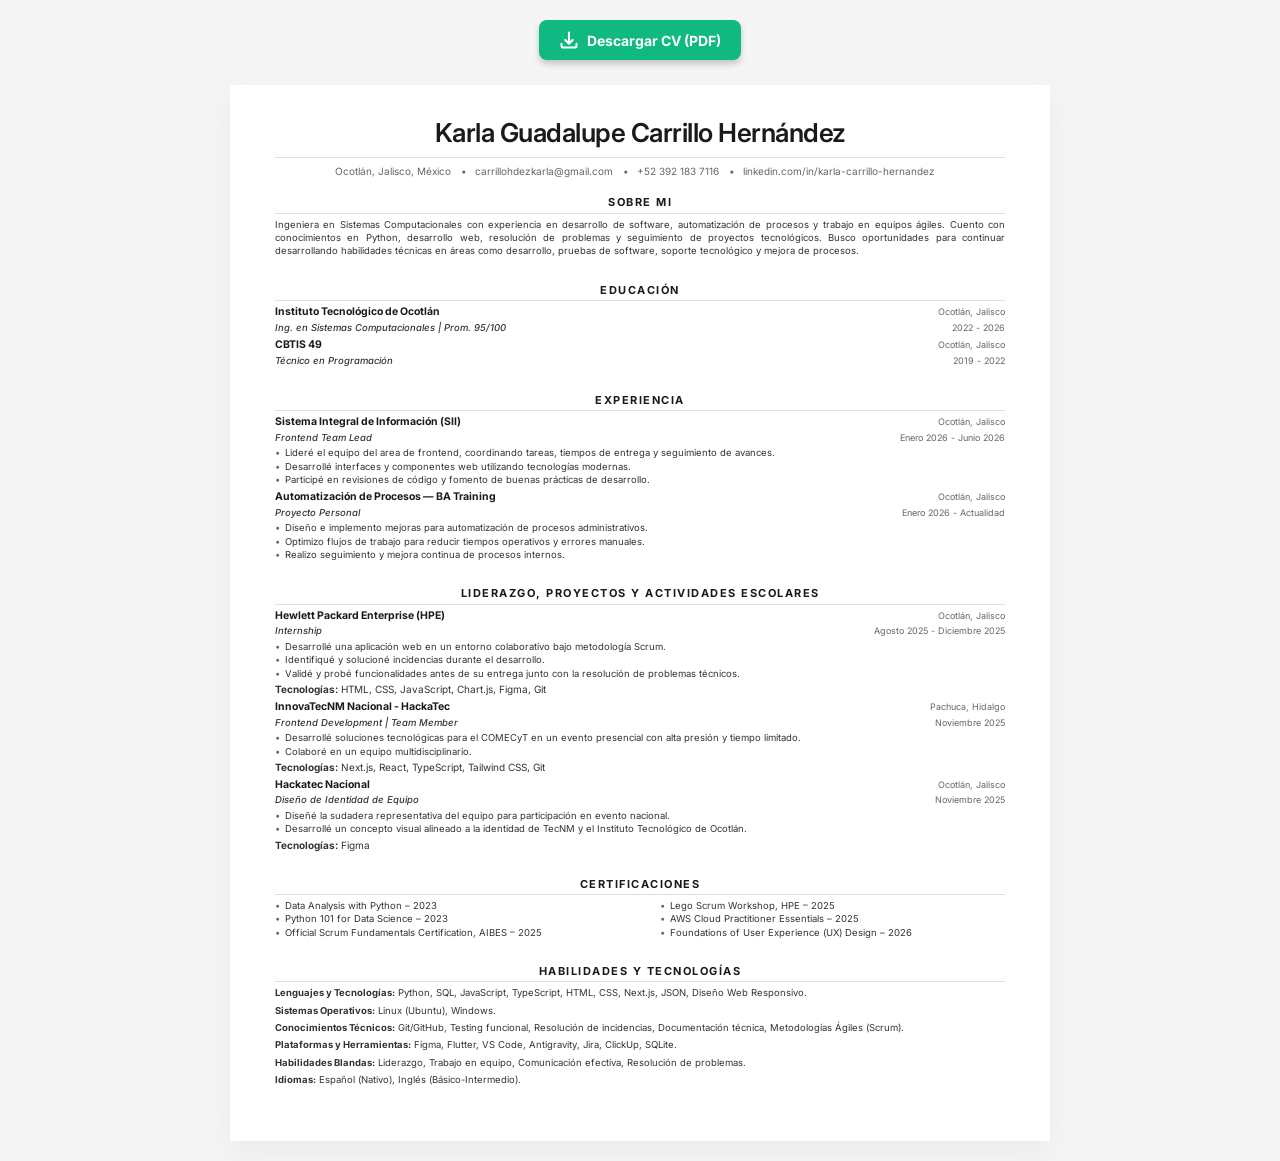
<file: index.html>
<!doctype html>
<html lang="en">
  <head>
    <meta charset="UTF-8" />
    <meta name="viewport" content="width=device-width, initial-scale=1.0" />
    <title>Karla Guadalupe Carrillo Hernández | CV</title>
    <link rel="stylesheet" href="cv.css" />
  </head>
  <body>
    <div class="no-print">
      <div class="button-group">
        <button onclick="window.print()" class="btn btn-download">
          <svg
            xmlns="http://www.w3.org/2000/svg"
            fill="none"
            viewBox="0 0 24 24"
            stroke-width="2.5"
            stroke="currentColor"
          >
            <path
              stroke-linecap="round"
              stroke-linejoin="round"
              d="M3 16.5v2.25A2.25 2.25 0 0 0 5.25 21h13.5A2.25 2.25 0 0 0 21 18.75V16.5M7.5 12l4.5 4.5m0 0 4.5-4.5M12 3v13.5"
            />
          </svg>
          Descargar CV (PDF)
        </button>
      </div>
    </div>
    <div class="cv-container">
      <header>
        <h1>Karla Guadalupe Carrillo Hernández</h1>
        <div class="contact-info">
          <span>Ocotlán, Jalisco, México</span>
          <span
            ><a href="mailto:carrillohdezkarla@gmail.com"
              >carrillohdezkarla@gmail.com</a
            ></span
          >
          <span>+52 392 183 7116</span>
          <span
            ><a
              href="https://linkedin.com/in/karla-carrillo-hernandez"
              target="_blank"
              rel="noopener noreferrer"
              >linkedin.com/in/karla-carrillo-hernandez</a
            ></span
          >
        </div>
      </header>

      <section>
        <h2>Sobre mi</h2>
        <div class="about-me">
          Ingeniera en Sistemas Computacionales con experiencia en desarrollo de
          software, automatización de procesos y trabajo en equipos ágiles.
          Cuento con conocimientos en Python, desarrollo web, resolución de
          problemas y seguimiento de proyectos tecnológicos. Busco oportunidades
          para continuar desarrollando habilidades técnicas en áreas como
          desarrollo, pruebas de software, soporte tecnológico y mejora de
          procesos.
        </div>
      </section>

      <section>
        <h2>Educación</h2>
        <div class="entry">
          <div class="entry-header">
            <div class="entry-title">Instituto Tecnológico de Ocotlán</div>
            <div class="entry-location">Ocotlán, Jalisco</div>
          </div>
          <div class="entry-subheader">
            <div class="entry-role">
              Ing. en Sistemas Computacionales | Prom. 95/100
            </div>
            <div class="entry-date">2022 - 2026</div>
          </div>
        </div>
        <div class="entry">
          <div class="entry-header">
            <div class="entry-title">CBTIS 49</div>
            <div class="entry-location">Ocotlán, Jalisco</div>
          </div>
          <div class="entry-subheader">
            <div class="entry-role">Técnico en Programación</div>
            <div class="entry-date">2019 - 2022</div>
          </div>
        </div>
      </section>

      <section>
        <h2>Experiencia</h2>
        <div class="entry">
          <div class="entry-header">
            <div class="entry-title">Sistema Integral de Información (SII)</div>
            <div class="entry-location">Ocotlán, Jalisco</div>
          </div>
          <div class="entry-subheader">
            <div class="entry-role">Frontend Team Lead</div>
            <div class="entry-date">Enero 2026 - Junio 2026</div>
          </div>
          <ul>
            <li>
              Lideré el equipo del area de frontend, coordinando tareas, tiempos
              de entrega y seguimiento de avances.
            </li>
            <li>
              Desarrollé interfaces y componentes web utilizando tecnologías
              modernas.
            </li>
            <li>
              Participé en revisiones de código y fomento de buenas prácticas de
              desarrollo.
            </li>
          </ul>
        </div>

        <div class="entry">
          <div class="entry-header">
            <div class="entry-title">
              Automatización de Procesos — BA Training
            </div>
            <div class="entry-location">Ocotlán, Jalisco</div>
          </div>
          <div class="entry-subheader">
            <div class="entry-role">Proyecto Personal</div>
            <div class="entry-date">Enero 2026 - Actualidad</div>
          </div>
          <ul>
            <li>
              Diseño e implemento mejoras para automatización de procesos
              administrativos.
            </li>
            <li>
              Optimizo flujos de trabajo para reducir tiempos operativos y
              errores manuales.
            </li>
            <li>Realizo seguimiento y mejora continua de procesos internos.</li>
          </ul>
        </div>
      </section>

      <section>
        <h2>Liderazgo, Proyectos y Actividades Escolares</h2>
        <div class="entry">
          <div class="entry-header">
            <div class="entry-title">Hewlett Packard Enterprise (HPE)</div>
            <div class="entry-location">Ocotlán, Jalisco</div>
          </div>
          <div class="entry-subheader">
            <div class="entry-role">Internship</div>
            <div class="entry-date">Agosto 2025 - Diciembre 2025</div>
          </div>
          <ul>
            <li>
              Desarrollé una aplicación web en un entorno colaborativo bajo
              metodología Scrum.
            </li>
            <li>Identifiqué y solucioné incidencias durante el desarrollo.</li>
            <li>
              Validé y probé funcionalidades antes de su entrega junto con la
              resolución de problemas técnicos.
            </li>
          </ul>
          <div class="tech-row">
            <span class="tech-label">Tecnologías:</span> HTML, CSS, JavaScript,
            Chart.js, Figma, Git
          </div>
        </div>

        <div class="entry">
          <div class="entry-header">
            <div class="entry-title">InnovaTecNM Nacional - HackaTec</div>
            <div class="entry-location">Pachuca, Hidalgo</div>
          </div>
          <div class="entry-subheader">
            <div class="entry-role">Frontend Development | Team Member</div>
            <div class="entry-date">Noviembre 2025</div>
          </div>
          <ul>
            <li>
              Desarrollé soluciones tecnológicas para el COMECyT en un evento
              presencial con alta presión y tiempo limitado.
            </li>
            <li>Colaboré en un equipo multidisciplinario.</li>
          </ul>
          <div class="tech-row">
            <span class="tech-label">Tecnologías:</span> Next.js, React,
            TypeScript, Tailwind CSS, Git
          </div>
        </div>

        <div class="entry">
          <div class="entry-header">
            <div class="entry-title">Hackatec Nacional</div>
            <div class="entry-location">Ocotlán, Jalisco</div>
          </div>
          <div class="entry-subheader">
            <div class="entry-role">Diseño de Identidad de Equipo</div>
            <div class="entry-date">Noviembre 2025</div>
          </div>
          <ul>
            <li>
              Diseñé la sudadera representativa del equipo para participación en
              evento nacional.
            </li>
            <li>
              Desarrollé un concepto visual alineado a la identidad de TecNM y
              el Instituto Tecnológico de Ocotlán.
            </li>
          </ul>
          <div class="tech-row">
            <span class="tech-label">Tecnologías:</span> Figma
          </div>
        </div>
      </section>

      <section>
        <h2>Certificaciones</h2>
        <div class="certifications-grid">
          <ul>
            <li>Data Analysis with Python – 2023</li>
            <li>Python 101 for Data Science – 2023</li>
            <li>Official Scrum Fundamentals Certification, AIBES – 2025</li>
          </ul>
          <ul>
            <li>Lego Scrum Workshop, HPE – 2025</li>
            <li>AWS Cloud Practitioner Essentials – 2025</li>
            <li>Foundations of User Experience (UX) Design – 2026</li>
          </ul>
        </div>
      </section>

      <section>
        <h2>Habilidades y Tecnologías</h2>
        <div class="skills-container">
          <div class="skill-item">
            <span class="skill-category">Lenguajes y Tecnologías:</span>
            Python, SQL, JavaScript, TypeScript, HTML, CSS, Next.js, JSON,
            Diseño Web Responsivo.
          </div>
          <div class="skill-item">
            <span class="skill-category">Sistemas Operativos:</span> Linux
            (Ubuntu), Windows.
          </div>
          <div class="skill-item">
            <span class="skill-category">Conocimientos Técnicos:</span>
            Git/GitHub, Testing funcional, Resolución de incidencias,
            Documentación técnica, Metodologías Ágiles (Scrum).
          </div>
          <div class="skill-item">
            <span class="skill-category">Plataformas y Herramientas:</span>
            Figma, Flutter, VS Code, Antigravity, Jira, ClickUp, SQLite.
          </div>
          <div class="skill-item">
            <span class="skill-category">Habilidades Blandas:</span> Liderazgo,
            Trabajo en equipo, Comunicación efectiva, Resolución de problemas.
          </div>
          <div class="skill-item">
            <span class="skill-category">Idiomas:</span> Español (Nativo),
            Inglés (Básico-Intermedio).
          </div>
        </div>
      </section>
    </div>
  </body>
</html>
</file>
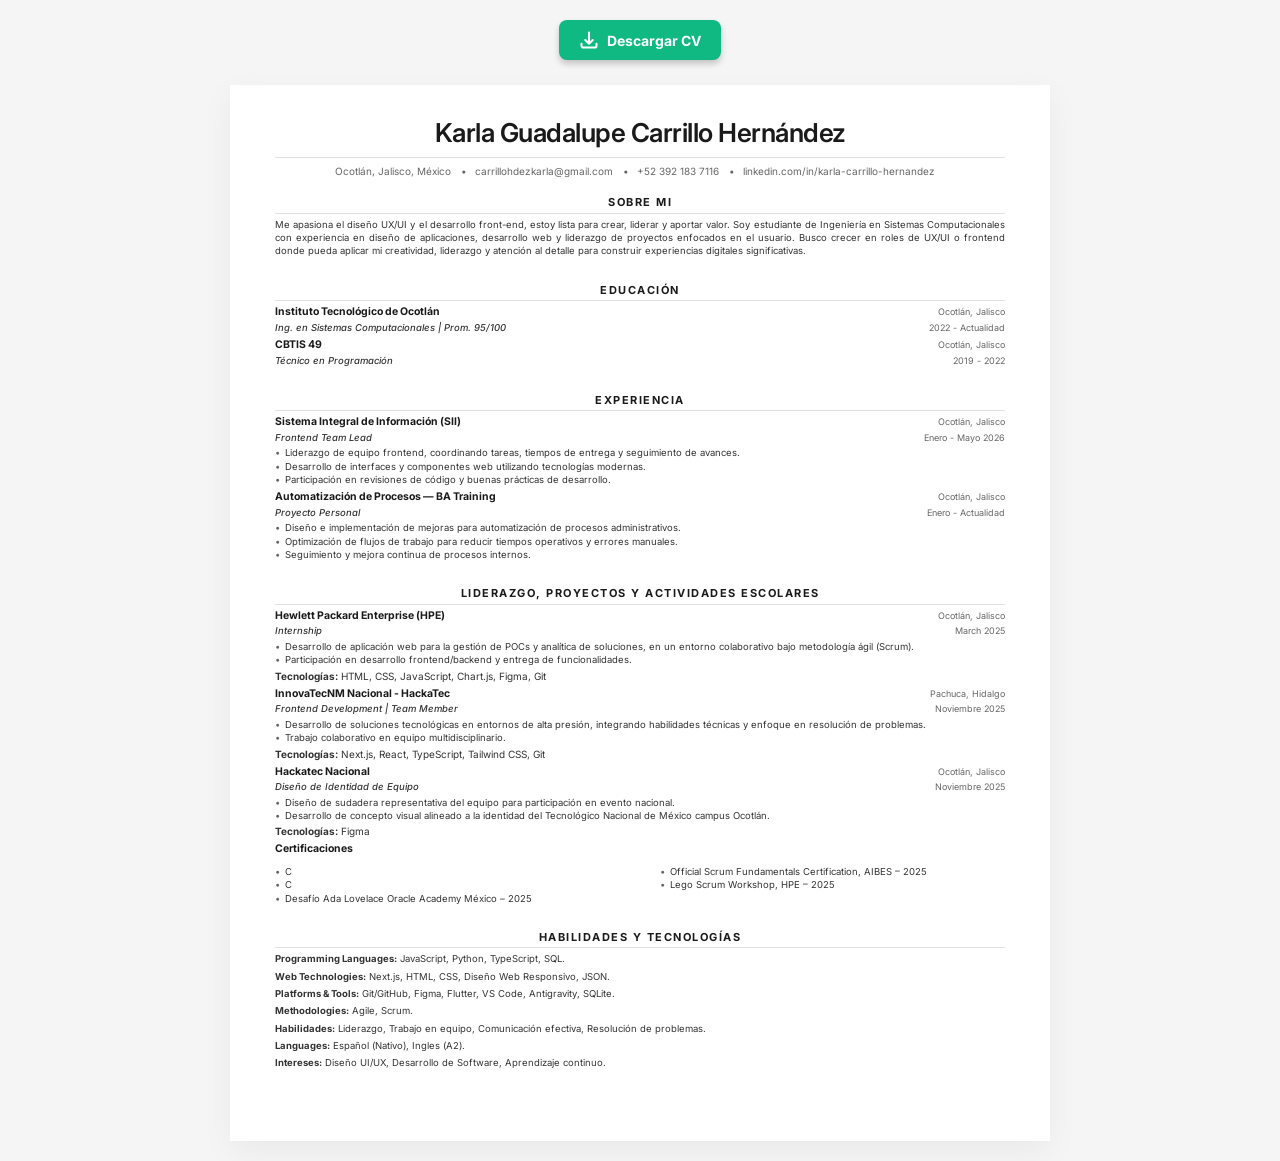
<file: cv.html>
<!doctype html>
<html lang="en">
  <head>
    <meta charset="UTF-8" />
    <meta name="viewport" content="width=device-width, initial-scale=1.0" />
    <title>Karla Guadalupe Carrillo Hernández | CV</title>
    <link rel="stylesheet" href="cv.css" />
  </head>
  <body>
    <div class="no-print">
      <button onclick="window.print()" class="btn">
        <svg
          xmlns="http://www.w3.org/2000/svg"
          fill="none"
          viewBox="0 0 24 24"
          stroke-width="2.5"
          stroke="currentColor"
        >
          <path
            stroke-linecap="round"
            stroke-linejoin="round"
            d="M3 16.5v2.25A2.25 2.25 0 0 0 5.25 21h13.5A2.25 2.25 0 0 0 21 18.75V16.5M7.5 12l4.5 4.5m0 0 4.5-4.5M12 3v13.5"
          />
        </svg>
        Descargar CV
      </button>
    </div>
    <div class="cv-container">
      <header>
        <h1>Karla Guadalupe Carrillo Hernández</h1>
        <div class="contact-info">
          <span>Ocotlán, Jalisco, México</span>
          <span
            ><a href="mailto:carrillohdezkarla@gmail.com"
              >carrillohdezkarla@gmail.com</a
            ></span
          >
          <span>+52 392 183 7116</span>
          <span
            ><a
              href="https://linkedin.com/in/karla-carrillo-hernandez"
              target="_blank"
              >linkedin.com/in/karla-carrillo-hernandez</a
            ></span
          >
        </div>
      </header>

      <section>
        <h2>Sobre mi</h2>
        <div class="about-me">
          Me apasiona el diseño UX/UI y el desarrollo front-end, estoy lista
          para crear, liderar y aportar valor. Soy estudiante de Ingeniería en
          Sistemas Computacionales con experiencia en diseño de aplicaciones,
          desarrollo web y liderazgo de proyectos enfocados en el usuario. Busco
          crecer en roles de UX/UI o frontend donde pueda aplicar mi
          creatividad, liderazgo y atención al detalle para construir
          experiencias digitales significativas.
        </div>
      </section>

      <section>
        <h2>Educación</h2>
        <div class="entry">
          <div class="entry-header">
            <div class="entry-title">Instituto Tecnológico de Ocotlán</div>
            <div class="entry-location">Ocotlán, Jalisco</div>
          </div>
          <div class="entry-subheader">
            <div class="entry-role">
              Ing. en Sistemas Computacionales | Prom. 95/100
            </div>
            <div class="entry-date">2022 - Actualidad</div>
          </div>
        </div>
        <div class="entry">
          <div class="entry-header">
            <div class="entry-title">CBTIS 49</div>
            <div class="entry-location">Ocotlán, Jalisco</div>
          </div>
          <div class="entry-subheader">
            <div class="entry-role">Técnico en Programación</div>
            <div class="entry-date">2019 - 2022</div>
          </div>
        </div>
      </section>

      <section>
        <h2>Experiencia</h2>
        <div class="entry">
          <div class="entry-header">
            <div class="entry-title">Sistema Integral de Información (SII)</div>
            <div class="entry-location">Ocotlán, Jalisco</div>
          </div>
          <div class="entry-subheader">
            <div class="entry-role">Frontend Team Lead</div>
            <div class="entry-date">Enero - Mayo 2026</div>
          </div>
          <ul>
            <li>
              Liderazgo de equipo frontend, coordinando tareas, tiempos de
              entrega y seguimiento de avances.
            </li>
            <li>
              Desarrollo de interfaces y componentes web utilizando tecnologías
              modernas.
            </li>
            <li>
              Participación en revisiones de código y buenas prácticas de
              desarrollo.
            </li>
          </ul>
        </div>

        <div class="entry">
          <div class="entry-header">
            <div class="entry-title">
              Automatización de Procesos — BA Training
            </div>
            <div class="entry-location">Ocotlán, Jalisco</div>
          </div>
          <div class="entry-subheader">
            <div class="entry-role">Proyecto Personal</div>
            <div class="entry-date">Enero - Actualidad</div>
          </div>
          <ul>
            <li>
              Diseño e implementación de mejoras para automatización de procesos
              administrativos.
            </li>
            <li>
              Optimización de flujos de trabajo para reducir tiempos operativos
              y errores manuales.
            </li>
            <li>Seguimiento y mejora continua de procesos internos.</li>
          </ul>
        </div>
      </section>

      <section>
        <h2>Liderazgo, Proyectos y Actividades Escolares</h2>
        <div class="entry">
          <div class="entry-header">
            <div class="entry-title">Hewlett Packard Enterprise (HPE)</div>
            <div class="entry-location">Ocotlán, Jalisco</div>
          </div>
          <div class="entry-subheader">
            <div class="entry-role">Internship</div>
            <div class="entry-date">March 2025</div>
          </div>
          <ul>
            <li>
              Desarrollo de aplicación web para la gestión de POCs y analítica
              de soluciones, en un entorno colaborativo bajo metodología ágil
              (Scrum).
            </li>
            <li>
              Participación en desarrollo frontend/backend y entrega de
              funcionalidades.
            </li>
          </ul>
          <div class="tech-row">
            <span class="tech-label">Tecnologías:</span> HTML, CSS, JavaScript,
            Chart.js, Figma, Git
          </div>
        </div>

        <div class="entry">
          <div class="entry-header">
            <div class="entry-title">InnovaTecNM Nacional - HackaTec</div>
            <div class="entry-location">Pachuca, Hidalgo</div>
          </div>
          <div class="entry-subheader">
            <div class="entry-role">Frontend Development | Team Member</div>
            <div class="entry-date">Noviembre 2025</div>
          </div>
          <ul>
            <li>
              Desarrollo de soluciones tecnológicas en entornos de alta presión,
              integrando habilidades técnicas y enfoque en resolución de
              problemas.
            </li>
            <li>Trabajo colaborativo en equipo multidisciplinario.</li>
          </ul>
          <div class="tech-row">
            <span class="tech-label">Tecnologías:</span> Next.js, React,
            TypeScript, Tailwind CSS, Git
          </div>
        </div>

        <div class="entry">
          <div class="entry-header">
            <div class="entry-title">Hackatec Nacional</div>
            <div class="entry-location">Ocotlán, Jalisco</div>
          </div>
          <div class="entry-subheader">
            <div class="entry-role">Diseño de Identidad de Equipo</div>
            <div class="entry-date">Noviembre 2025</div>
          </div>
          <ul>
            <li>
              Diseño de sudadera representativa del equipo para participación en
              evento nacional.
            </li>
            <li>
              Desarrollo de concepto visual alineado a la identidad del
              Tecnológico Nacional de México campus Ocotlán.
            </li>
          </ul>
          <div class="tech-row">
            <span class="tech-label">Tecnologías:</span> Figma
          </div>
        </div>

        <div class="entry">
          <div class="entry-title" style="margin-bottom: 8px">
            Certificaciones
          </div>
          <div class="certifications-grid">
            <ul>
              <li>C</li>
              <li>C</li>
              <li>Desafío Ada Lovelace Oracle Academy México – 2025</li>
            </ul>
            <ul>
              <li>Official Scrum Fundamentals Certification, AIBES – 2025</li>
              <li>Lego Scrum Workshop, HPE – 2025</li>
            </ul>
          </div>
        </div>
      </section>

      <section>
        <h2>Habilidades y Tecnologías</h2>
        <div class="skills-container">
          <div class="skill-item">
            <span class="skill-category">Programming Languages:</span>
            JavaScript, Python, TypeScript, SQL.
          </div>
          <div class="skill-item">
            <span class="skill-category">Web Technologies:</span> Next.js, HTML,
            CSS, Diseño Web Responsivo, JSON.
          </div>
          <div class="skill-item">
            <span class="skill-category">Platforms & Tools:</span> Git/GitHub,
            Figma, Flutter, VS Code, Antigravity, SQLite.
          </div>
          <div class="skill-item">
            <span class="skill-category">Methodologies:</span> Agile, Scrum.
          </div>
          <div class="skill-item">
            <span class="skill-category">Habilidades:</span> Liderazgo, Trabajo
            en equipo, Comunicación efectiva, Resolución de problemas.
          </div>
          <div class="skill-item">
            <span class="skill-category">Languages:</span> Español (Nativo),
            Ingles (A2).
          </div>
          <div class="skill-item">
            <span class="skill-category">Intereses:</span> Diseño UI/UX,
            Desarrollo de Software, Aprendizaje continuo.
          </div>
        </div>
      </section>
    </div>
  </body>
</html>
</file>
<file: cv.css>
@import url("https://fonts.googleapis.com/css2?family=Inter:wght@300;400;500;600;700&display=swap");

:root {
  --primary-color: #1a1a1a;
  --text-color: #333333;
  --secondary-text: #666666;
  --border-color: #e0e0e0;
  --accent-color: #000000;
  --bg-color: #ffffff;
  --font-family:
    "Inter", -apple-system, BlinkMacSystemFont, "Segoe UI", Roboto, Helvetica,
    Arial, sans-serif;
}

* {
  margin: 0;
  padding: 0;
  box-sizing: border-box;
  -webkit-print-color-adjust: exact;
}

body {
  font-family: var(--font-family);
  line-height: 1.4;
  color: var(--text-color);
  background-color: #f5f5f5;
  padding: 20px 20px;
}

.cv-container {
  width: 100%;
  max-width: 820px;
  margin: 0 auto;
  background-color: var(--bg-color);
  padding: 20px 45px;
  box-shadow: 0 10px 30px rgba(0, 0, 0, 0.05);
  min-height: 1056px; /* Aprox tamaño carta en px a 96DPI */
}

.no-print {
  display: flex;
  flex-direction: column;
  align-items: center;
  gap: 10px;
  margin-bottom: 25px;
}

.button-group {
  display: flex;
  justify-content: center;
  align-items: center;
  gap: 15px;
}

.print-instruction {
  font-size: 11px;
  color: var(--secondary-text);
  text-align: center;
  margin-top: 2px;
  font-family: var(--font-family);
  background-color: rgba(0, 0, 0, 0.03);
  padding: 8px 16px;
  border-radius: 6px;
  max-width: 600px;
  line-height: 1.4;
  border-left: 3px solid #3b82f6;
}

.btn {
  background: #10b981;
  color: white;
  padding: 10px 20px;
  border-radius: 8px;
  border: none;
  font-weight: bold;
  cursor: pointer;
  box-shadow: 0 4px 6px rgba(0, 0, 0, 0.2);
  display: inline-flex;
  align-items: center;
  gap: 8px;
  transition:
    background 0.2s,
    transform 0.1s;
  font-size: 14px;
  font-family: var(--font-family);
}

.btn:active {
  transform: translateY(1px);
}

.btn-download {
  background: #10b981;
  text-decoration: none;
}

.btn-download:hover {
  background: #059669;
}

.btn-print {
  background: #3b82f6;
  text-decoration: none;
}

.btn-print:hover {
  background: #2563eb;
}

.btn svg {
  width: 20px;
  height: 20px;
}

@media print {
  body {
    background-color: white;
    padding: 0;
  }
  .cv-container {
    box-shadow: none;
    padding: 20px 45px;
    width: 100%;
    margin: 0;
  }
  .no-print {
    display: none !important;
  }
  @page {
    size: letter;
    margin: 0;
  }
}

/* Header */
header {
  text-align: center;
  margin-top: 10px;
  margin-bottom: 17px;
}

header h1 {
  font-size: 26px; /* Reduced from 32px */
  font-weight: 600;
  color: var(--primary-color);
  letter-spacing: -0.5px;
  margin-bottom: 2px;
}

.contact-info {
  display: flex;
  justify-content: center;
  flex-wrap: wrap;
  gap: 8px;
  font-size: 10px; /* Reduced from 11px */
  color: var(--secondary-text);
  border-top: 1px solid var(--border-color);
  padding-top: 6px;
  margin-top: 6px;
}

.contact-info span::after {
  content: "•";
  margin-left: 10px;
}

.contact-info span:last-child::after {
  content: "";
}

.contact-info a {
  color: var(--secondary-text);
  text-decoration: none;
  transition: color 0.2s;
}

.contact-info a:hover {
  color: var(--accent-color);
}

/* Section General */
section {
  margin-bottom: 25px;
}

section h2 {
  font-size: 11px;
  font-weight: 700;
  text-transform: uppercase;
  text-align: center;
  border-bottom: 1px solid var(--border-color);
  margin-bottom: 4px;
  padding-bottom: 2px;
  letter-spacing: 1.5px;
  color: var(--primary-color);
}

.about-me {
  text-align: justify;
  font-size: 9.5px; /* Reduced from 10.5px */
  line-height: 1.4;
}

/* Entries */
.entry {
  margin-bottom: 4px;
}

.entry-header {
  display: flex;
  justify-content: space-between;
  align-items: baseline;
  margin-bottom: 1px;
}

.entry-title {
  font-weight: 700;
  font-size: 10.5px; /* Reduced from 11.5px */
  color: var(--primary-color);
}

.entry-location {
  font-size: 9px; /* Reduced from 10px */
  color: var(--secondary-text);
}

.entry-subheader {
  display: flex;
  justify-content: space-between;
  align-items: baseline;
  font-size: 9.5px; /* Reduced from 10.5px */
  margin-bottom: 2px;
}

.entry-role {
  font-style: italic;
  font-weight: 500;
}

.entry-date {
  font-size: 9px; /* Reduced from 10px */
  color: var(--secondary-text);
}

/* Lists */
ul {
  list-style-type: none;
  padding-left: 0;
}

ul li {
  position: relative;
  padding-left: 10px;
  font-size: 9.5px; /* Reduced from 10.5px */
  margin-bottom: 0px;
}

ul li::before {
  content: "•";
  position: absolute;
  left: 0;
  color: var(--secondary-text);
}

.tech-row {
  margin-top: 2px;
  font-size: 10px;
}

.tech-label {
  font-weight: 700;
}

/* Certifications Grid */
.certifications-grid {
  display: grid;
  grid-template-columns: 1fr 1fr;
  gap: 4px 40px;
}

/* Skills Section */
.skills-container {
  display: flex;
  flex-direction: column;
  gap: 4px;
}

.skill-item {
  font-size: 9.5px;
}

.skill-category {
  font-weight: 700;
}

/* Responsive Design for Mobile Devices */
@media screen and (max-width: 768px) {
  body {
    padding: 10px 5px;
  }
  
  .cv-container {
    padding: 25px 20px;
    min-height: auto;
  }

  header h1 {
    font-size: 24px;
  }

  .contact-info {
    font-size: 13px;
    flex-direction: column;
    gap: 5px;
    align-items: center;
    border-top: 2px solid var(--border-color);
    padding-top: 12px;
    margin-top: 12px;
  }

  .contact-info span::after {
    display: none;
  }

  section h2 {
    font-size: 15px;
    margin-top: 25px;
    margin-bottom: 12px;
  }

  .about-me,
  ul li,
  .skill-item,
  .entry-subheader {
    font-size: 14px;
  }

  ul li {
    margin-bottom: 4px;
    padding-left: 15px;
  }

  .entry-title {
    font-size: 16px;
  }

  .entry-location,
  .entry-date,
  .tech-row {
    font-size: 13px;
    margin-top: 2px;
  }

  .entry-header,
  .entry-subheader {
    flex-direction: column;
    align-items: flex-start;
  }

  .entry-header {
    margin-bottom: 4px;
  }

  .certifications-grid {
    grid-template-columns: 1fr;
    gap: 8px;
  }

  .no-print {
    width: 100%;
  }

  .button-group {
    flex-direction: column;
    width: 100%;
    gap: 10px;
  }

  .btn {
    width: 100%;
    justify-content: center;
  }

  .print-instruction {
    font-size: 11px;
    padding: 8px 12px;
  }
}
</file>
